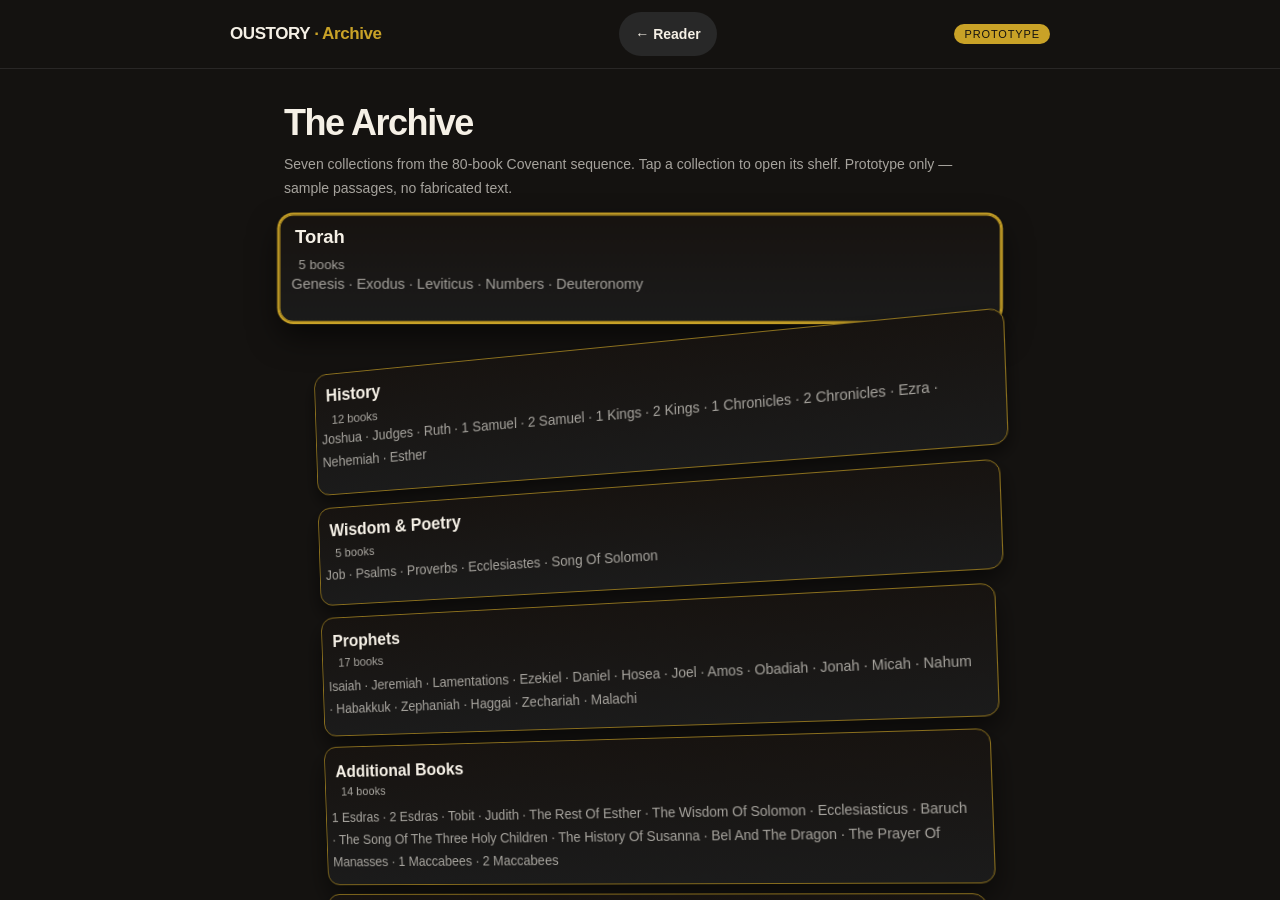
<file: archive.html>
<!doctype html><html lang="en" data-theme="dark"><head><meta charset="utf-8"><meta name="viewport" content="width=device-width,initial-scale=1,viewport-fit=cover"><meta name="theme-color" content="#141210"><title>Oustory Bible — 3D Archive (Prototype)</title><meta name="description" content="Prototype: an optional 3D scripture archive for the Oustory 80-book CPT–APE Bible reader. Sample passages only."><meta http-equiv="Content-Security-Policy" content="default-src 'self'; script-src 'self'; style-src 'self' 'unsafe-inline'; img-src 'self' data: blob:; font-src 'self'; connect-src 'self'; media-src 'self' blob:; worker-src 'self'; manifest-src 'self'; object-src 'none'; base-uri 'none'; form-action 'self'; frame-src 'none'"><link rel="stylesheet" href="oustory-archive.css"></head>
<body>
<div class="app">
<header class="toolbar"><div class="toolbar-inner">
<div class="toolbar-title">OUSTORY <span>· Archive</span></div>
<a class="reader-link" href="index.html">← Reader</a>
<span class="proto-badge">Prototype</span>
</div></header>
<main class="archive-surface" aria-label="3D scripture archive prototype">
<div class="archive-column">

<!-- ARCHIVE VIEW: collections as layered surfaces -->
<section id="archive-view" class="view" aria-label="Archive collections">
<h1>The Archive</h1>
<p class="lede">Seven collections from the 80-book Covenant sequence. Tap a collection to open its shelf. Prototype only — sample passages, no fabricated text.</p>
<div class="stage" id="stage" role="listbox" aria-label="Collections"><!-- collection cards rendered by oustory-archive.js --></div>
<div class="controls" role="group" aria-label="Collection navigation">
<button class="nav-btn" id="prev-collection" type="button" aria-label="Previous collection">◀ Prev</button>
<span id="collection-indicator" aria-live="polite"></span>
<button class="nav-btn" id="next-collection" type="button" aria-label="Next collection">Next ▶</button>
</div>
<p class="hint">Tip: use ◀ ▶ buttons or your keyboard arrow keys. Enter opens the focused collection. No dragging needed.</p>
</section>

<!-- SHELF VIEW: books inside one collection -->
<section id="shelf-view" class="view hidden" aria-label="Collection shelf">
<button class="back-btn" id="back-to-archive" type="button">◀ Back to Archive</button>
<h2 id="shelf-title"></h2>
<p class="lede" id="shelf-count"></p>
<ul class="book-list" id="book-list"></ul>
<p class="hint">Tap a book to read its sample passage. Books without a sample show what the real reader would load.</p>
</section>

<!-- READING VIEW: real sample text, scripture first -->
<section id="reading-view" class="view hidden" aria-label="Reading view">
<button class="back-btn" id="back-to-shelf" type="button">◀ Back to Shelf</button>
<article class="reading-card">
<h2 id="reading-title"></h2>
<p class="reading-ref" id="reading-ref"></p>
<div class="verses" id="verses"></div>
<p class="reading-note" id="reading-note"></p>
</article>
<div class="controls" role="group" aria-label="Reading navigation">
<button class="nav-btn" id="prev-book" type="button">◀ Prev book</button>
<button class="nav-btn" id="next-book" type="button">Next book ▶</button>
</div>
</section>

<p class="foot">Prototype only. Sample passages are verbatim from the Covenant text data files (Psalm 23, Genesis 1, John 1). No translation, manuscript witness, or textual reading has been fabricated for this prototype.</p>
<p id="fallback-note" class="foot hidden">Flat mode: your device does not support CSS 3D depth, so the archive is shown flat. All collections and reading still work.</p>

</div>
</main>
</div>
<script src="oustory-archive.js"></script>
</body></html>
</file>
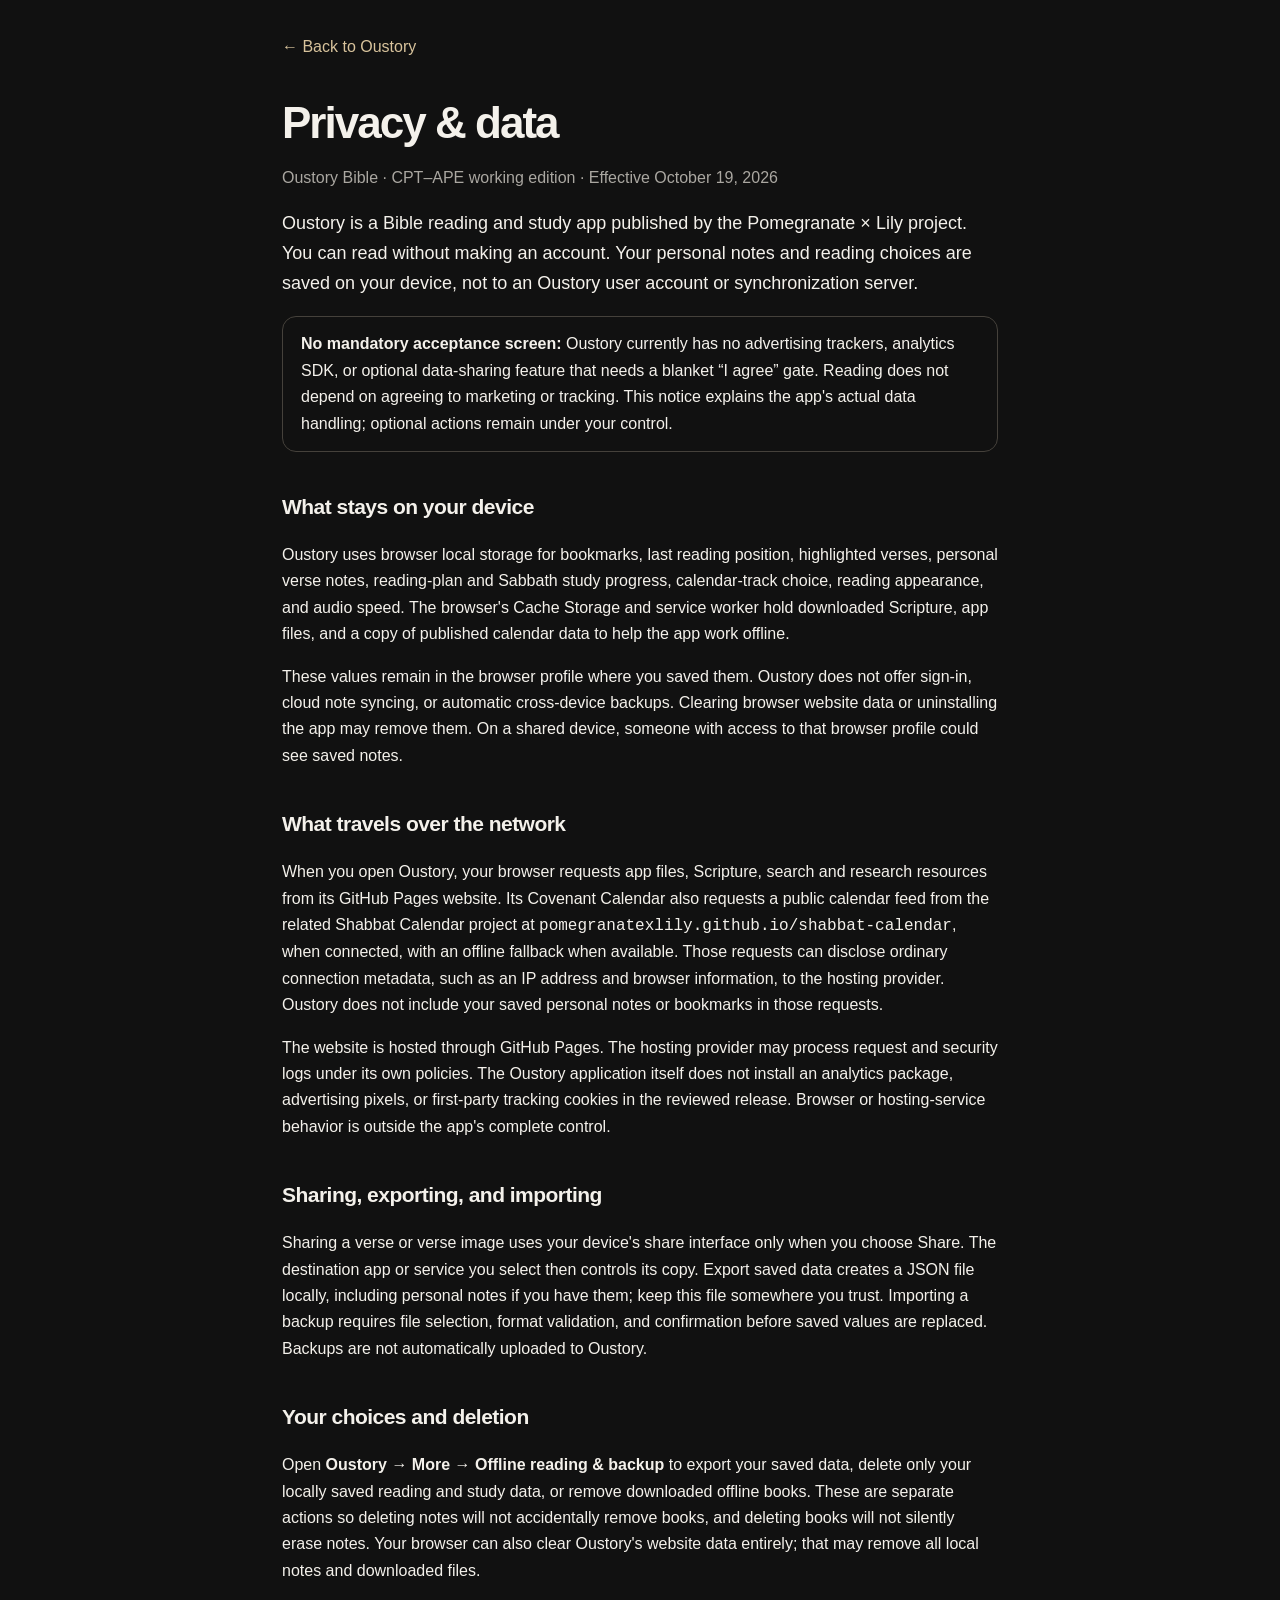
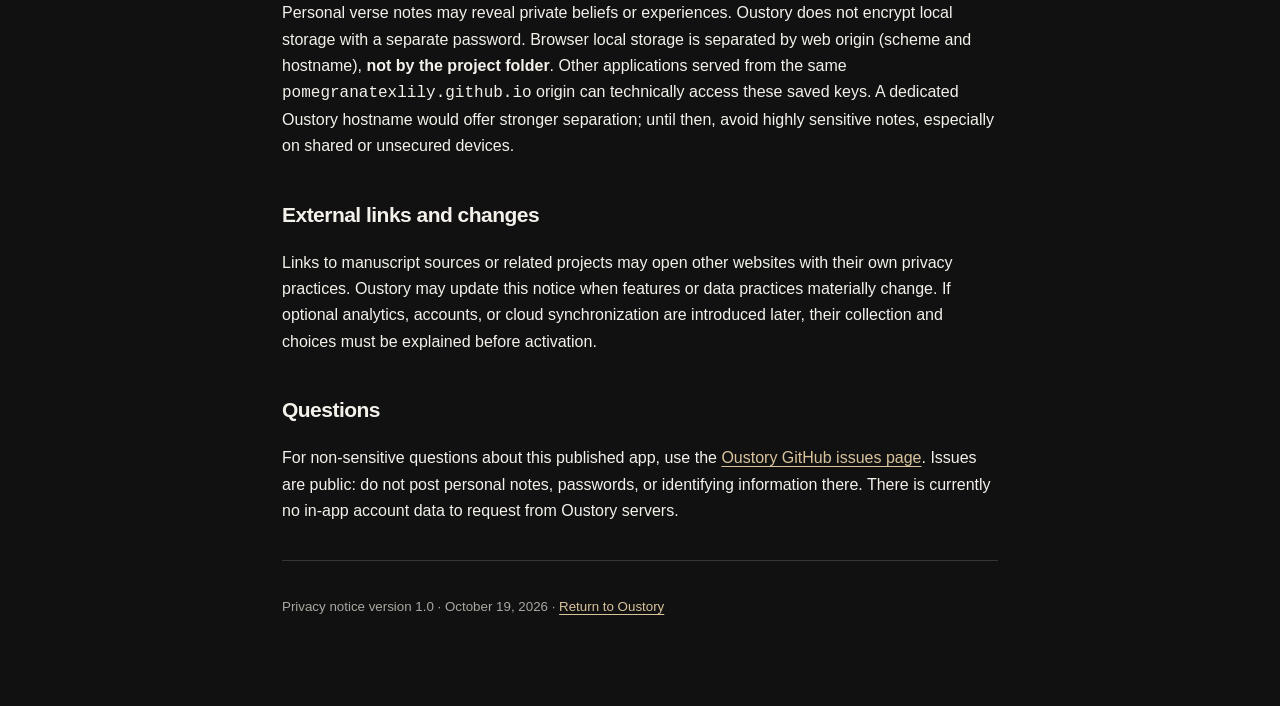
<file: privacy.html>
<!doctype html>
<html lang="en">
<head>
<meta charset="utf-8">
<meta name="viewport" content="width=device-width,initial-scale=1">
<meta name="theme-color" content="#111111">
<meta name="referrer" content="no-referrer">
<meta http-equiv="Content-Security-Policy" content="default-src 'self'; script-src 'self'; style-src 'self' 'unsafe-inline'; img-src 'self' data: blob:; font-src 'self'; connect-src 'self' https://pomegranatexlily.github.io; object-src 'none'; base-uri 'none'; form-action 'self'; frame-src 'none'">
<title>Privacy &amp; Data — Oustory Bible</title>
<meta name="description" content="How Oustory Bible stores reading progress, notes, downloads, and backups on your device.">
<style>
:root{color-scheme:dark;font-family:-apple-system,BlinkMacSystemFont,"Segoe UI",sans-serif;background:#111;color:#f4f1eb}
*{box-sizing:border-box}body{margin:0;line-height:1.65}main{max-width:760px;margin:auto;padding:24px 22px 88px}
a{color:#d8c39c;text-underline-offset:3px}a:hover{color:white}a:focus-visible{outline:2px solid #d8c39c;outline-offset:4px}
.back{display:inline-flex;padding:10px 0;min-height:44px;align-items:center;text-decoration:none;color:#d8c39c}
h1{font-size:clamp(30px,6vw,44px);line-height:1.15;letter-spacing:-.045em;margin:28px 0 14px}
h2{font-size:21px;letter-spacing:-.025em;margin-top:38px}p,li{font-size:16px}ul{padding-left:25px}
.subtitle,small{color:#aaa7a1}.lede{font-size:18px}.callout{padding:14px 18px;border:1px solid #45413b;border-radius:14px}
footer{padding-top:32px;color:#aaa7a1;border-top:1px solid #383633;margin-top:36px}
</style>
</head>
<body>
<main>
<a class="back" href="./">← Back to Oustory</a>
<h1>Privacy &amp; data</h1>
<p class="subtitle">Oustory Bible · CPT–APE working edition · Effective October 19, 2026</p>
<p class="lede">Oustory is a Bible reading and study app published by the Pomegranate × Lily project. You can read without making an account. Your personal notes and reading choices are saved on your device, not to an Oustory user account or synchronization server.</p>
<p class="callout"><strong>No mandatory acceptance screen:</strong> Oustory currently has no advertising trackers, analytics SDK, or optional data-sharing feature that needs a blanket “I agree” gate. Reading does not depend on agreeing to marketing or tracking. This notice explains the app's actual data handling; optional actions remain under your control.</p>
<h2>What stays on your device</h2>
<p>Oustory uses browser local storage for bookmarks, last reading position, highlighted verses, personal verse notes, reading-plan and Sabbath study progress, calendar-track choice, reading appearance, and audio speed. The browser's Cache Storage and service worker hold downloaded Scripture, app files, and a copy of published calendar data to help the app work offline.</p>
<p>These values remain in the browser profile where you saved them. Oustory does not offer sign-in, cloud note syncing, or automatic cross-device backups. Clearing browser website data or uninstalling the app may remove them. On a shared device, someone with access to that browser profile could see saved notes.</p>
<h2>What travels over the network</h2>
<p>When you open Oustory, your browser requests app files, Scripture, search and research resources from its GitHub Pages website. Its Covenant Calendar also requests a public calendar feed from the related Shabbat Calendar project at <code>pomegranatexlily.github.io/shabbat-calendar</code>, when connected, with an offline fallback when available. Those requests can disclose ordinary connection metadata, such as an IP address and browser information, to the hosting provider. Oustory does not include your saved personal notes or bookmarks in those requests.</p>
<p>The website is hosted through GitHub Pages. The hosting provider may process request and security logs under its own policies. The Oustory application itself does not install an analytics package, advertising pixels, or first-party tracking cookies in the reviewed release. Browser or hosting-service behavior is outside the app's complete control.</p>
<h2>Sharing, exporting, and importing</h2>
<p>Sharing a verse or verse image uses your device's share interface only when you choose Share. The destination app or service you select then controls its copy. Export saved data creates a JSON file locally, including personal notes if you have them; keep this file somewhere you trust. Importing a backup requires file selection, format validation, and confirmation before saved values are replaced. Backups are not automatically uploaded to Oustory.</p>
<h2>Your choices and deletion</h2>
<p>Open <strong>Oustory → More → Offline reading &amp; backup</strong> to export your saved data, delete only your locally saved reading and study data, or remove downloaded offline books. These are separate actions so deleting notes will not accidentally remove books, and deleting books will not silently erase notes. Your browser can also clear Oustory's website data entirely; that may remove all local notes and downloaded files.</p>
<p>Personal verse notes may reveal private beliefs or experiences. Oustory does not encrypt local storage with a separate password. Browser local storage is separated by web origin (scheme and hostname), <strong>not by the project folder</strong>. Other applications served from the same <code>pomegranatexlily.github.io</code> origin can technically access these saved keys. A dedicated Oustory hostname would offer stronger separation; until then, avoid highly sensitive notes, especially on shared or unsecured devices.</p>
<h2>External links and changes</h2>
<p>Links to manuscript sources or related projects may open other websites with their own privacy practices. Oustory may update this notice when features or data practices materially change. If optional analytics, accounts, or cloud synchronization are introduced later, their collection and choices must be explained before activation.</p>
<h2>Questions</h2>
<p>For non-sensitive questions about this published app, use the <a href="https://github.com/pomegranatexlily/cpt-bible-app/issues" target="_blank" rel="noopener noreferrer">Oustory GitHub issues page</a>. Issues are public: do not post personal notes, passwords, or identifying information there. There is currently no in-app account data to request from Oustory servers.</p>
<footer><small>Privacy notice version 1.0 · October 19, 2026 · <a href="./">Return to Oustory</a></small></footer>
</main>
</body>
</html>
</file>
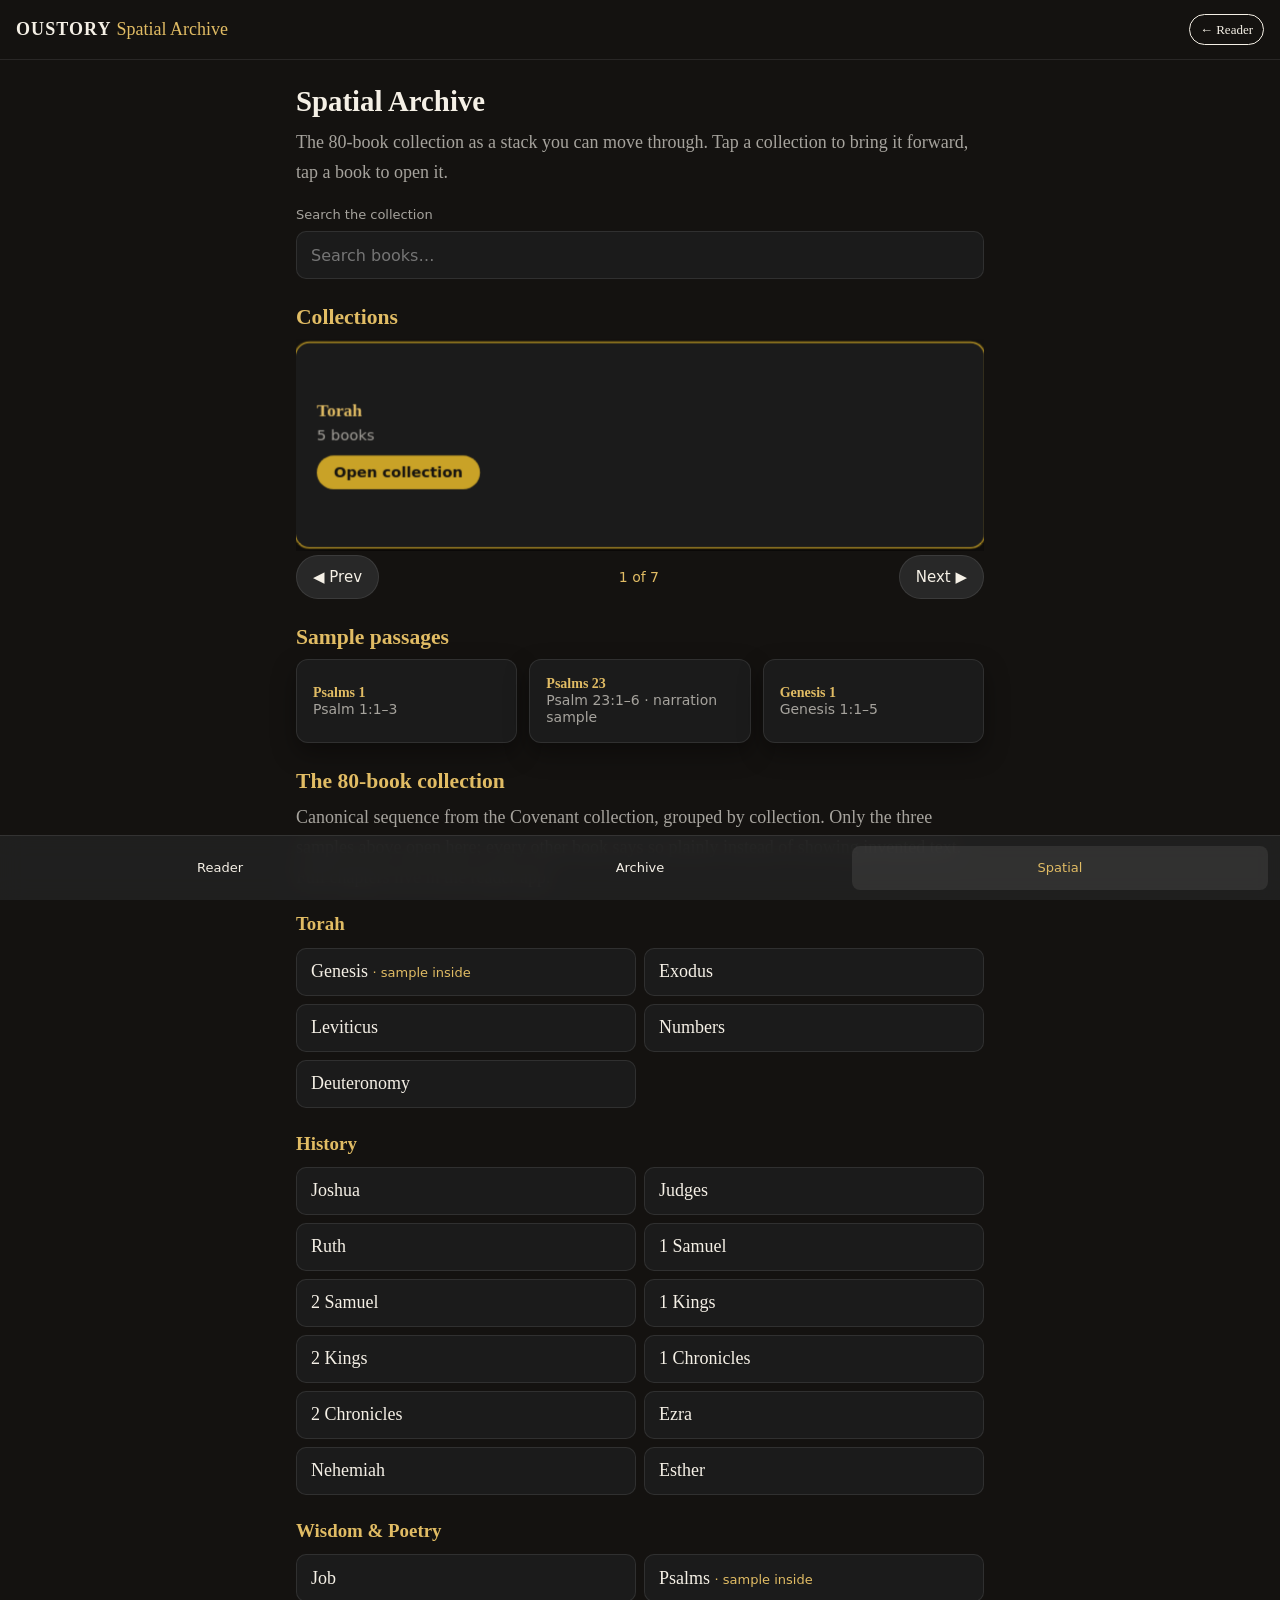
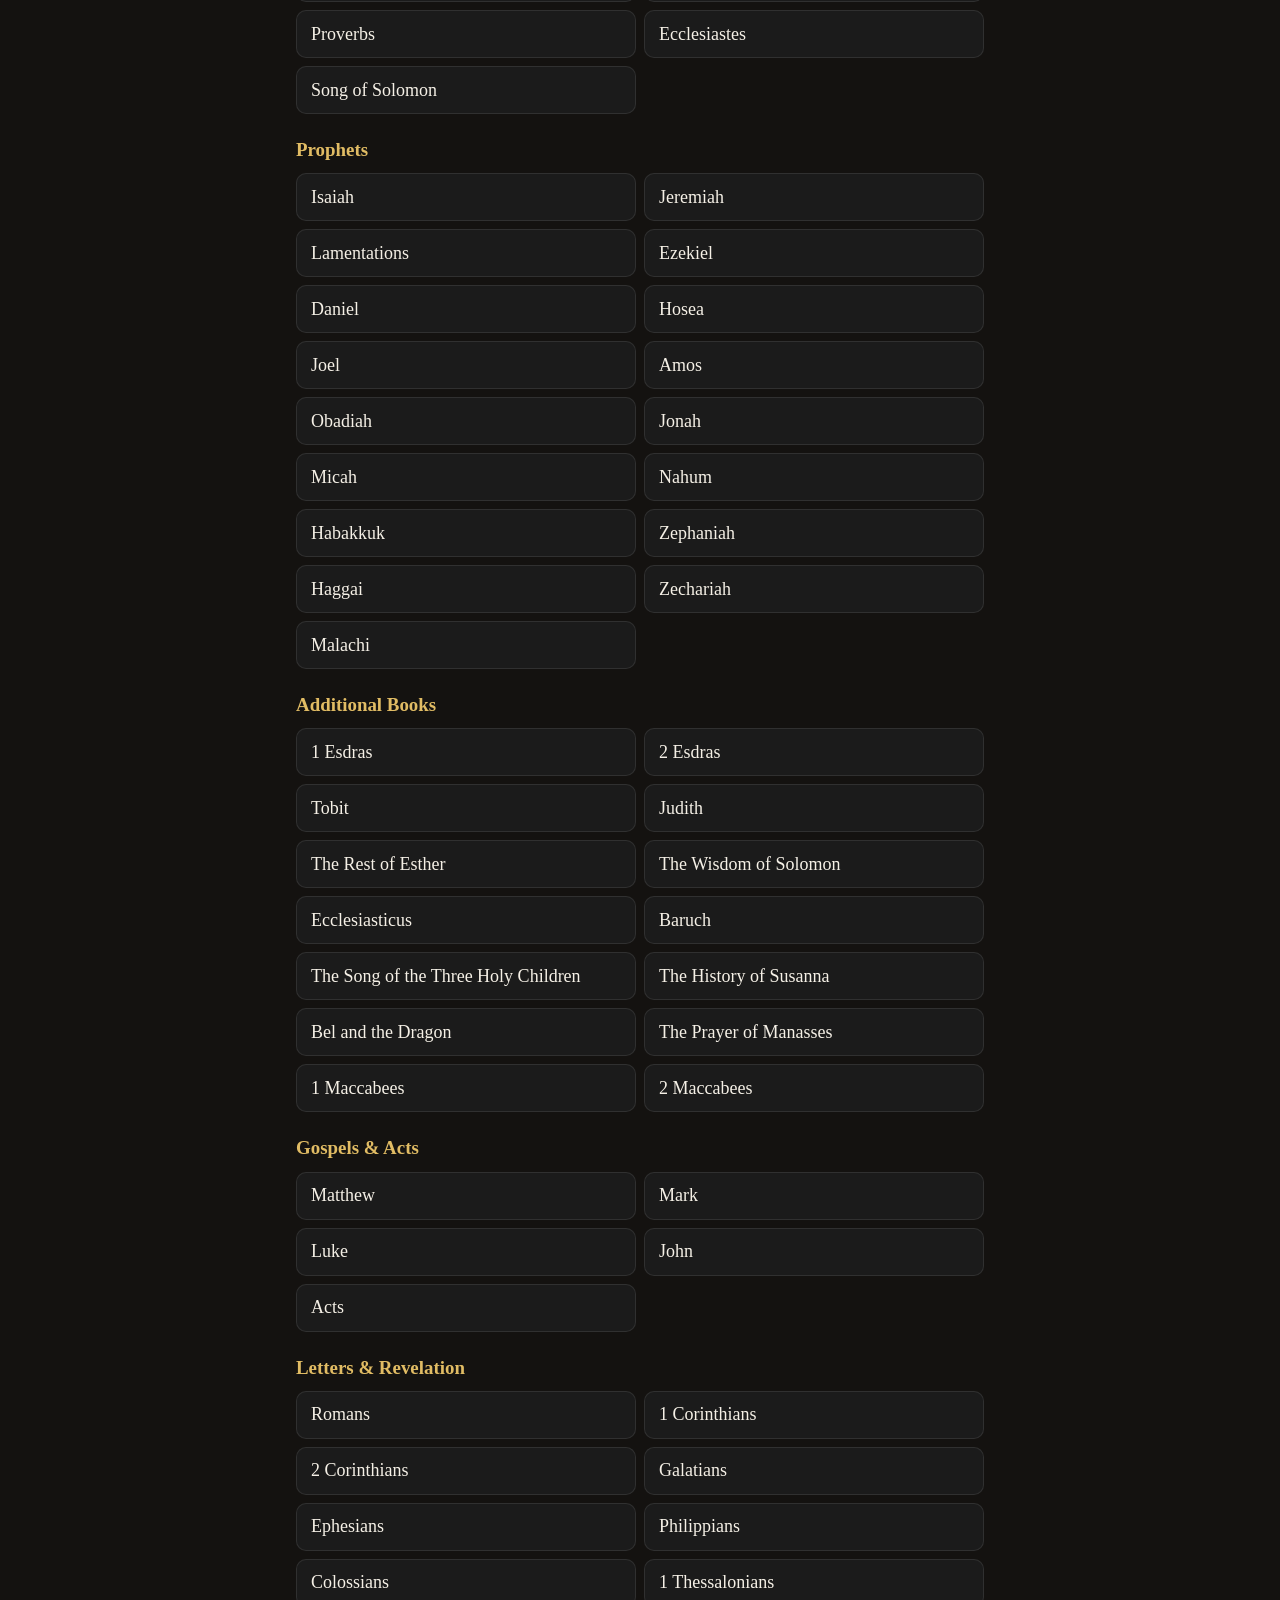
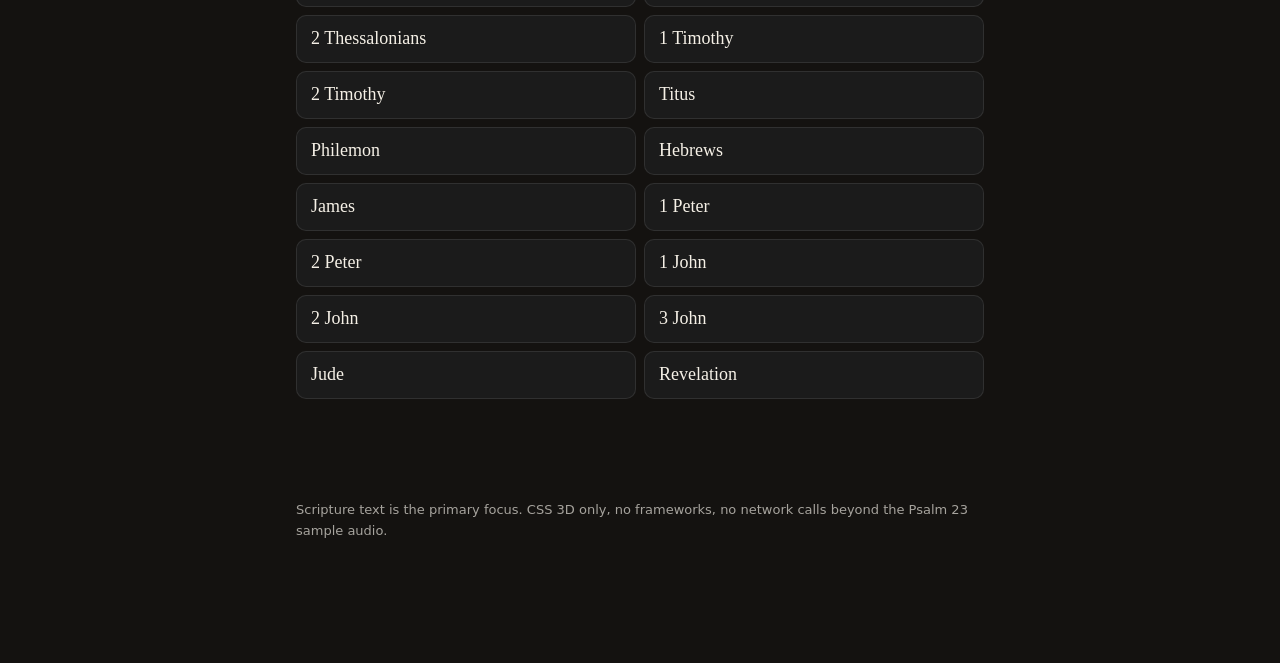
<file: spatial-fallback.html>
<!DOCTYPE html>
<!--
  OUSTORY — Spatial Archive. Collections as a tilted 3D stack (CSS 3D only,
  Packet Lily idiom: perspective, rotateY, preserve-3d, translateZ — no
  libraries, no Three.js). Warm black + gold app scheme only.
  Sample verse text is verbatim from the Covenant text files
  data/psalms.json and data/genesis.json. Nothing else is quoted here,
  and no translation or reading is invented: books without a sample
  show a notice instead of text. Full chapters live in the reader app.
-->
<html lang="en">
<head>
<meta charset="utf-8">
<meta name="viewport" content="width=device-width, initial-scale=1, viewport-fit=cover">
<title>OUSTORY — Spatial Archive</title>
<link rel="stylesheet" href="spatial-fallback.css?v=20261028-spatial-v2">
</head>
<body>
<header class="topbar">
  <div class="brand">OUSTORY <span class="brand-sub">Spatial Archive</span></div>
  <a class="back-link" href="index.html">← Reader</a>
</header>

<main id="app">
  <!-- COLLECTIONS VIEW -->
  <section id="collections-view" class="view" aria-label="Collections">
    <h1>Spatial Archive</h1>
    <p class="lede">The 80-book collection as a stack you can move through. Tap a collection to bring it forward, tap a book to open it.</p>

    <div class="search-row" role="search">
      <label class="search-label" for="book-search">Search the collection</label>
      <input id="book-search" type="search" placeholder="Search books…" autocomplete="off">
    </div>

    <h2>Collections</h2>
    <div class="stage" id="stage" aria-label="Collection stack">
      <div class="stack" id="stack" role="list"></div>
    </div>
    <div class="carousel-controls" role="group" aria-label="Collection controls">
      <button id="col-prev" type="button">◀ Prev</button>
      <span id="col-indicator" aria-live="polite"></span>
      <button id="col-next" type="button">Next ▶</button>
    </div>

    <h2>Sample passages</h2>
    <div class="sample-grid" id="sample-grid" role="list"></div>

    <h2>The 80-book collection</h2>
    <p class="lede">Canonical sequence from the Covenant collection, grouped by collection. Only the three samples above open here; every other book says so plainly instead of showing invented text. Full chapters live in the reader app.</p>
    <div id="hub"></div>

    <p class="notice" id="collection-notice" role="status" aria-live="polite"></p>
  </section>

  <!-- READING VIEW -->
  <section id="reading-view" class="view hidden" aria-label="Reading view">
    <button class="back-btn" id="back-to-collections" type="button">◀ Back to collections</button>
    <article class="reading-card">
      <h2 id="reading-title"></h2>
      <p class="reading-ref" id="reading-ref"></p>
      <div class="verses" id="verses"></div>
      <p class="reading-note" id="reading-note"></p>
    </article>

    <div class="player hidden" id="player" role="region" aria-label="Narration player">
      <span class="player-label">🎧 Miles narration — Psalm 23</span>
      <audio id="narration" controls preload="none" src="audio/psalms_023.mp3"></audio>
      <span class="player-note">Sample. Full-chapter narration lives in the reader app.</span>
    </div>

    <div class="controls" role="group" aria-label="Reading controls">
      <button id="prev-passage" type="button">◀ Prev passage</button>
      <span id="passage-indicator" aria-live="polite"></span>
      <button id="next-passage" type="button">Next passage ▶</button>
    </div>
    <div class="controls" role="group" aria-label="Text size">
      <button id="font-smaller" type="button" aria-label="Smaller text">A−</button>
      <button id="font-reset" type="button">Reset size</button>
      <button id="font-larger" type="button" aria-label="Larger text">A+</button>
    </div>
    <p class="hint">Keys: ◀ ▶ move between passages and collections, Esc returns to collections. Tap any verse to select it.</p>
  </section>
</main>

<nav class="dock" aria-label="Spatial navigation">
  <a class="dock-link" href="index.html">Reader</a>
  <a class="dock-link" href="archive.html">Archive</a>
  <a class="dock-link" href="spatial-fallback.html" aria-current="page">Spatial</a>
</nav>

<footer class="foot">
  <p>Scripture text is the primary focus. CSS 3D only, no frameworks, no network calls beyond the Psalm 23 sample audio.</p>
</footer>

<script src="spatial-fallback.js?v=20261028-spatial-v2"></script>
</body>
</html>
</file>
<file: oustory-archive.css>
/* OUSTORY Archive — 3D scripture archive prototype styles.
   Repo-compatible: uses the app's own dark-theme variables
   (--background #141210, --text #f5f0e6, --muted, --line, --control)
   plus the spec's deep emerald surfaces and covenant gold accent.
   No external resources: CSP-safe (script-src 'self', style-src 'self').
   Dark only: this page forces data-theme="dark" and offers no light theme. */

:root {
  color-scheme: dark;
  --background: #141210;
  --text: #f5f0e6;
  --muted: #a6a39d;
  --line: rgb(255 255 255 / 9%);
  --control: #282828;
  --hover: #353535;
  --sheet: #1b1b1b;
  --emerald: #171310;
  --emerald-2: #241c10;
  --gold: #c9a227;
  --gold-dim: #8a6f1d;
  --size: 21px;
  --leading: 1.85;
}

* { box-sizing: border-box; }
html, body { margin: 0; width: 100%; height: 100%; }
body {
  background: var(--background);
  color: var(--text);
  font-family: -apple-system, BlinkMacSystemFont, "Segoe UI", sans-serif;
  -webkit-font-smoothing: antialiased;
}
button { font: inherit; color: inherit; cursor: pointer; -webkit-tap-highlight-color: transparent; }
button:focus-visible { outline: 2px solid var(--text); outline-offset: 5px; }
button:disabled { opacity: .28; cursor: default; }
a { color: var(--gold); }
[hidden] { display: none !important; }
.hidden { display: none !important; }

/* App shell pattern: toolbar + scrolling surface, like index.html's .app. */
.app { height: 100vh; height: 100dvh; display: flex; flex-direction: column; overflow: hidden; }
.toolbar {
  flex: none;
  padding: calc(env(safe-area-inset-top, 0px) + 12px) 20px 12px;
  border-bottom: 1px solid var(--line);
  background: var(--background);
}
.toolbar-inner {
  width: 100%; max-width: 820px; margin: auto;
  display: flex; align-items: center; justify-content: space-between; gap: 12px;
}
.toolbar-title { font-size: 17px; font-weight: 600; letter-spacing: -0.025em; }
.toolbar-title span { color: var(--gold); }
.proto-badge {
  font-size: 11px; letter-spacing: 0.08em; text-transform: uppercase;
  color: var(--background); background: var(--gold);
  border-radius: 99px; padding: 4px 10px; white-space: nowrap;
}
.reader-link {
  min-height: 44px; display: inline-flex; align-items: center;
  padding: 10px 16px; border-radius: 99px; background: var(--control);
  text-decoration: none; font-size: 14px; font-weight: 600; color: var(--text);
}
.reader-link:hover { background: var(--hover); }

.archive-surface {
  flex: 1; min-height: 0; overflow-y: auto; overscroll-behavior-y: contain;
  scrollbar-width: thin; scrollbar-color: var(--control) transparent; touch-action: pan-y;
}
.archive-column {
  width: min(100%, 760px); margin: auto;
  padding: 32px 24px calc(40px + env(safe-area-inset-bottom, 0px));
}
.view { animation: view-in 0.45s ease both; }
@keyframes view-in {
  from { opacity: 0; transform: translateY(14px) scale(0.985); }
  to { opacity: 1; transform: translateY(0) scale(1); }
}
@media (prefers-reduced-motion: reduce) {
  *, *::before, *::after { transition: none !important; }
  .view { animation: none; }
}

h1, h2 { line-height: 1.23; letter-spacing: -0.04em; }
h1 { margin: 0 0 8px; font-size: clamp(26px, 6vw, 36px); font-weight: 600; }
h2 { margin: 0 0 8px; font-size: 24px; font-weight: 600; }
.lede { color: var(--muted); font-size: 14px; line-height: 1.7; margin: 0 0 20px; }
.hint { font-size: 13px; color: var(--muted); line-height: 1.7; }

/* --- 3D stage: the pages-app idiom, restrained ---
   Same stack as the Packet Lily presentation (pomegranatexlily/pages-app):
   stage perspective, preserve-3d product, rotateY angle states, translateZ
   layers, .7s cubic-bezier(.2,.8,.2,1) transitions, discrete state changes
   (tap / button / keyboard) — never a continuous drag. No Three.js. */
.stage {
  perspective: 1200px;
  isolation: isolate;
  touch-action: pan-y;
  display: flex; flex-direction: column; gap: 12px;
  margin: 0 0 16px;
}
.collection-card {
  transform-style: preserve-3d;
  width: 100%; min-height: 44px; text-align: left;
  background: linear-gradient(180deg, var(--emerald) 0%, var(--sheet) 100%);
  border: 1px solid var(--gold-dim); border-radius: 14px;
  padding: 16px 18px;
  transition: transform .7s cubic-bezier(.2,.8,.2,1), border-color 0.35s ease, box-shadow 0.35s ease;
  /* Resting angle, pages-app product style: turned slightly away, layered back. */
  transform: translateZ(calc(var(--depth, 0) * -14px)) rotateY(-12deg) rotateZ(-2deg);
  box-shadow: 0 calc(var(--depth, 0) * 2px + 6px) calc(var(--depth, 0) * 4px + 14px) rgba(0, 0, 0, 0.55);
}
.collection-card:hover, .collection-card:focus-visible {
  border-color: var(--gold);
  transform: translateZ(10px) rotateY(-4deg) rotateZ(-1deg);
}
.collection-card.focused {
  border-color: var(--gold);
  box-shadow: 0 0 0 2px var(--gold), 0 14px 30px rgba(0, 0, 0, 0.6);
  /* Focused surface faces the reader square-on, like the packet front view. */
  transform: translateZ(16px) rotateY(0deg) rotateZ(0deg);
}
/* Genuine layering inside the card: title and book list float above the face. */
.collection-card .card-title { display: block; font-size: 18px; font-weight: 600; transform: translateZ(12px); }
.collection-card .card-meta { display: block; font-size: 13px; color: var(--muted); margin-top: 4px; }
.collection-card .card-books { display: block; font-size: 14px; color: var(--muted); margin-top: 8px; line-height: 1.7; transform: translateZ(24px); }

.controls {
  display: flex; align-items: center; justify-content: space-between; gap: 12px;
  margin: 16px 0;
}
.nav-btn {
  min-height: 44px; padding: 10px 16px;
  border: 1px solid var(--gold-dim); border-radius: 99px;
  background: var(--emerald); color: var(--text); font-size: 14px; font-weight: 600;
}
.nav-btn:hover { background: var(--emerald-2); border-color: var(--gold); }
#collection-indicator { font-size: 13px; color: var(--muted); }
.back-btn {
  min-height: 44px; padding: 10px 16px; margin-bottom: 12px;
  border: 1px solid var(--line); border-radius: 99px;
  background: var(--control); font-size: 14px; font-weight: 600;
}
.back-btn:hover { background: var(--hover); }

.book-list { list-style: none; margin: 0; padding: 0; display: flex; flex-direction: column; gap: 8px; }
.book-list button {
  width: 100%; min-height: 50px; text-align: left;
  border: 0; border-bottom: 1px solid var(--line); border-radius: 14px;
  background: var(--control); padding: 15px 16px; font-size: 15px;
  display: flex; justify-content: space-between; gap: 16px;
}
.book-list button:hover { background: var(--hover); }
.book-list .sample-tag { font-size: 12px; color: var(--gold); white-space: nowrap; }

/* --- Reading view: text first, frame second (app .scripture conventions) ---
   The reading card settles from a slight angle to square-on — the same
   discrete angle-state transition as the collection cards. */
.reading-card {
  background: var(--sheet);
  border: 1px solid var(--gold-dim); border-radius: 14px;
  padding: 22px 24px 26px;
  transform-style: preserve-3d;
  animation: reading-in .7s cubic-bezier(.2,.8,.2,1) both;
}
@keyframes reading-in {
  from { opacity: 0; transform: rotateY(-8deg) translateZ(-20px); }
  to { opacity: 1; transform: rotateY(0deg) translateZ(0); }
}
.reading-ref { color: var(--gold); font-size: 14px; margin: 0 0 18px; letter-spacing: 0.04em; }
.verses { font-size: var(--size); line-height: var(--leading); letter-spacing: -0.018em; overflow-wrap: anywhere; }
.verses p { margin: 0 0 1.25em; }
.verses .vnum {
  position: relative; top: -0.45em; margin-right: 0.32em;
  color: var(--muted); font-size: 0.62em; line-height: 0; font-weight: 500;
}
.reading-note {
  font-size: 14px; color: var(--muted); line-height: 1.65;
  border-top: 1px solid var(--line); padding-top: 12px;
}
.foot { font-size: 13px; color: var(--muted); line-height: 1.7; margin-top: 24px; }

/* --- Flat fallback: no 3D support, everything still works --- */
body.flat .stage { perspective: none; }
body.flat .collection-card { transform: none; box-shadow: none; }
body.flat .view { animation: none; }

/* --- Narrow phone viewport: depth restrained further --- */
@media (max-width: 480px) {
  .toolbar { padding-inline: 12px; }
  .archive-column { padding-inline: 20px; }
  .collection-card { transform: translateZ(calc(var(--depth, 0) * -6px)) rotateY(-8deg) rotateZ(-1deg); padding: 14px 16px; }
  .verses { font-size: 19px; }
}
@media (max-width: 360px) {
  .nav-btn { padding-inline: 12px; font-size: 13px; }
}
</file>
<file: spatial-fallback.css>
/* OUSTORY Spatial Archive — warm black + gold only, CSS 3D stack.
   App tokens: deep ink #141210, sheet #1b1b1b, control #282828,
   covenant gold #c9a227, nav accent #e1bc64, parchment #f5f0e6.
   NO emerald, NO new palette — the scheme stays exactly as it is.
   Spatial idiom: Packet Lily pattern (perspective, rotateY, preserve-3d,
   translateZ, layered shadows). No libraries. Reduced-motion and
   forced-colors fall back to flat cards. */

:root {
  --ink: #141210;
  --panel: #1b1b1b;
  --control: #282828;
  --hover: #353535;
  --gold: #c9a227;
  --nav-accent: #e1bc64;
  --parchment: #f5f0e6;
  --muted: #a6a39d;
  --line: rgb(255 255 255 / 9%);
  --dock: rgb(34 34 34 / 88%);
  --text-size: 18px;
}

* { box-sizing: border-box; }

html { background: var(--ink); }

body {
  margin: 0;
  background: var(--ink);
  color: var(--parchment);
  font-family: Georgia, "Iowan Old Style", "Times New Roman", serif;
  font-size: var(--text-size);
  line-height: 1.65;
  -webkit-text-size-adjust: 100%;
  padding-bottom: 76px;
}

.topbar {
  display: flex;
  flex-wrap: wrap;
  gap: 8px 16px;
  align-items: center;
  justify-content: space-between;
  padding: 14px 16px;
  border-bottom: 1px solid var(--line);
}

.brand { font-weight: 700; letter-spacing: 0.06em; }
.brand-sub { color: var(--nav-accent); font-weight: 400; letter-spacing: 0; }
.topbar .back-link { color: inherit; text-decoration: none; border: 1px solid currentColor; border-radius: 999px; padding: 4px 10px; font-size: 13px; }

main { max-width: 720px; margin: 0 auto; padding: 16px; }

.view.hidden, .hidden { display: none !important; }

h1 { font-size: 1.6em; line-height: 1.25; margin: 8px 0; }
h2 { font-size: 1.2em; line-height: 1.3; margin: 24px 0 8px; color: var(--nav-accent); }

.lede { color: var(--muted); margin: 0 0 12px; }
.hint { font-family: system-ui, -apple-system, sans-serif; font-size: 14px; color: var(--muted); }
.notice { font-family: system-ui, -apple-system, sans-serif; color: var(--nav-accent); min-height: 1.4em; }

/* Search */
.search-row { margin: 16px 0 4px; }
.search-label { display: block; font-family: system-ui, -apple-system, sans-serif; font-size: 13px; color: var(--muted); margin-bottom: 6px; }
.search-row input {
  width: 100%;
  background: var(--panel);
  color: var(--parchment);
  border: 1px solid var(--line);
  border-radius: 10px;
  padding: 12px 14px;
  min-height: 48px;
  font-size: 16px;
  font-family: system-ui, -apple-system, sans-serif;
}
.search-row input:focus { outline: 2px solid var(--gold); outline-offset: 2px; }

/* 3D collection stack — Packet Lily idiom */
.stage { perspective: 1200px; margin: 8px 0 4px; overflow: hidden; }
.stack { position: relative; height: 212px; transform-style: preserve-3d; }
.collection-card {
  position: absolute;
  inset: 8px 16px;
  text-align: left;
  background: var(--panel);
  color: var(--parchment);
  border: 1px solid var(--line);
  border-radius: 14px;
  padding: 20px;
  cursor: pointer;
  font-family: inherit;
  box-shadow: 0 18px 40px rgb(0 0 0 / 45%);
  transform: rotateY(-17deg) translateZ(-120px) scale(0.92);
  opacity: 0;
  pointer-events: none;
  transition: transform 0.7s cubic-bezier(0.22, 1, 0.36, 1), opacity 0.4s;
}
.collection-card.is-prev { transform: rotateY(24deg) translateZ(-120px) scale(0.92); opacity: 0.55; pointer-events: auto; }
.collection-card.is-focus { transform: rotateY(0deg) translateZ(60px) scale(1); opacity: 1; pointer-events: auto; border-color: var(--gold); box-shadow: 0 24px 50px rgb(0 0 0 / 55%), 0 0 0 1px rgb(201 162 39 / 35%); }
.collection-card.is-next { transform: rotateY(-24deg) translateZ(-120px) scale(0.92); opacity: 0.55; pointer-events: auto; }
.collection-card strong { display: block; font-size: 1.25em; color: var(--nav-accent); }
.collection-card .count { display: block; font-family: system-ui, -apple-system, sans-serif; font-size: 14px; color: var(--muted); margin-top: 4px; }
.collection-card .action { display: inline-block; margin-top: 12px; font-family: system-ui, -apple-system, sans-serif; font-size: 14px; font-weight: 600; color: var(--ink); background: var(--gold); border-radius: 999px; padding: 8px 16px; }

.carousel-controls { display: flex; gap: 10px; align-items: center; justify-content: space-between; margin: 4px 0 8px; }
.carousel-controls button {
  background: var(--control);
  color: var(--parchment);
  border: 1px solid var(--line);
  border-radius: 999px;
  padding: 10px 16px;
  min-height: 44px;
  cursor: pointer;
  font-family: system-ui, -apple-system, sans-serif;
  font-size: 15px;
}
#col-indicator { font-family: system-ui, -apple-system, sans-serif; font-size: 14px; color: var(--nav-accent); }

/* Sample passage cards — layered, gold action */
.sample-grid { display: grid; gap: 12px; }
.sample-card {
  text-align: left;
  background: var(--panel);
  color: var(--parchment);
  border: 1px solid var(--line);
  border-radius: 12px;
  padding: 16px;
  cursor: pointer;
  font-family: inherit;
  box-shadow: 0 10px 24px rgb(0 0 0 / 35%);
}
.sample-card strong { display: block; font-size: 1.05em; color: var(--nav-accent); }
.sample-card span { font-family: system-ui, -apple-system, sans-serif; font-size: 14px; color: var(--muted); }

/* Hub: books grouped by collection */
.hub-collection { margin: 0 0 20px; }
.hub-collection h3 { font-size: 1.05em; color: var(--nav-accent); margin: 16px 0 8px; }
.book-list { list-style: none; margin: 0; padding: 0; display: grid; gap: 8px; }
.book-list button {
  width: 100%;
  text-align: left;
  background: var(--panel);
  color: var(--parchment);
  border: 1px solid var(--line);
  border-radius: 10px;
  padding: 12px 14px;
  min-height: 48px;
  cursor: pointer;
  font-family: inherit;
  font-size: 1em;
}
.book-list button .has-sample { color: var(--nav-accent); font-family: system-ui, -apple-system, sans-serif; font-size: 13px; }

/* Reading view */
.back-btn {
  background: transparent;
  color: var(--nav-accent);
  border: 1px solid var(--line);
  border-radius: 999px;
  padding: 10px 16px;
  min-height: 44px;
  cursor: pointer;
  font-family: system-ui, -apple-system, sans-serif;
  font-size: 15px;
}
.reading-card { background: var(--panel); border: 1px solid var(--line); border-radius: 12px; padding: 20px; margin-top: 16px; box-shadow: 0 10px 24px rgb(0 0 0 / 35%); }
.reading-ref { color: var(--muted); font-family: system-ui, -apple-system, sans-serif; font-size: 14px; margin-top: -8px; }
.verses p { margin: 0 0 12px; }
.verse-num {
  color: var(--gold);
  font-family: system-ui, -apple-system, sans-serif;
  font-size: 0.8em;
  font-weight: 700;
  margin-right: 8px;
}
.verse { border-radius: 8px; padding: 2px 6px; margin-left: -6px; cursor: pointer; }
.verse.selected { background: rgb(225 188 100 / 16%); outline: 1px solid var(--line); }
.reading-note { font-family: system-ui, -apple-system, sans-serif; font-size: 14px; color: var(--muted); border-top: 1px solid var(--line); padding-top: 12px; }

/* Player + controls */
.player { background: var(--panel); border: 1px solid var(--line); border-radius: 12px; padding: 14px; margin-top: 16px; display: grid; gap: 8px; }
.player-label { font-family: system-ui, -apple-system, sans-serif; font-weight: 600; color: var(--nav-accent); }
.player audio { width: 100%; }
.player-note { font-family: system-ui, -apple-system, sans-serif; font-size: 13px; color: var(--muted); }

.controls { display: flex; gap: 10px; align-items: center; justify-content: space-between; margin-top: 16px; flex-wrap: wrap; }
.controls button {
  background: var(--panel);
  color: var(--parchment);
  border: 1px solid var(--line);
  border-radius: 999px;
  padding: 10px 16px;
  min-height: 44px;
  min-width: 44px;
  cursor: pointer;
  font-family: system-ui, -apple-system, sans-serif;
  font-size: 15px;
}
.controls button:disabled { opacity: 0.4; cursor: default; }
#passage-indicator { font-family: system-ui, -apple-system, sans-serif; font-size: 14px; color: var(--muted); }

/* App-style bottom dock */
.dock {
  position: fixed;
  left: 0; right: 0; bottom: 0;
  z-index: 20;
  display: flex;
  justify-content: space-around;
  gap: 4px;
  padding: 10px 12px calc(10px + env(safe-area-inset-bottom, 0px));
  background: var(--dock);
  border-top: 1px solid var(--line);
  backdrop-filter: blur(12px);
  -webkit-backdrop-filter: blur(12px);
}
.dock-link {
  flex: 1;
  text-align: center;
  color: var(--parchment);
  text-decoration: none;
  font-family: system-ui, -apple-system, sans-serif;
  font-size: 13px;
  padding: 8px 4px;
  border-radius: 8px;
  min-height: 44px;
  display: flex;
  align-items: center;
  justify-content: center;
}
.dock-link[aria-current="page"] { color: var(--nav-accent); background: rgb(255 255 255 / 8%); }

.foot { max-width: 720px; margin: 0 auto; padding: 8px 16px 32px; color: var(--muted); font-family: system-ui, -apple-system, sans-serif; font-size: 13px; }

button:focus-visible, .verse:focus-visible, .dock-link:focus-visible, input:focus-visible { outline: 3px solid var(--nav-accent); outline-offset: 2px; }

@media (prefers-reduced-motion: reduce) {
  * { scroll-behavior: auto !important; }
  .collection-card { transition: none; transform: none !important; opacity: 1; position: static; pointer-events: auto; }
  .stack { height: auto; }
}

@media (forced-colors: active) {
  .collection-card { transform: none !important; opacity: 1; position: static; pointer-events: auto; }
  .stack { height: auto; }
}

@media (min-width: 700px) {
  .sample-grid { grid-template-columns: repeat(3, 1fr); }
  .book-list { grid-template-columns: repeat(2, 1fr); }
}
</file>
